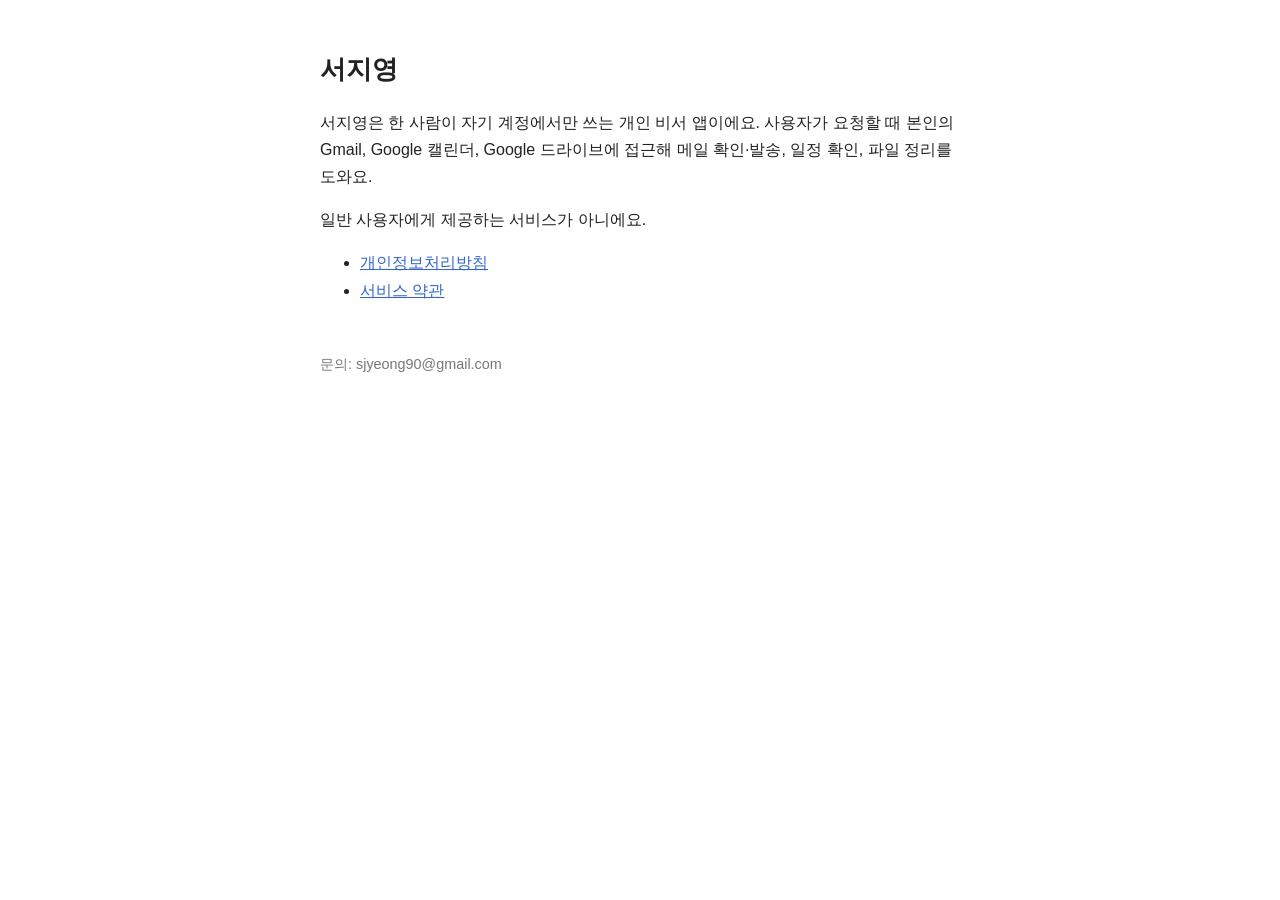
<file: index.html>
<!DOCTYPE html>
<html lang="ko"><head><meta charset="utf-8"><meta name="viewport" content="width=device-width,initial-scale=1">
<title>서지영 · 개인 비서</title><link rel="stylesheet" href="style.css"></head>
<body>
<h1>서지영</h1>
<p>서지영은 한 사람이 자기 계정에서만 쓰는 개인 비서 앱이에요. 사용자가 요청할 때 본인의 Gmail, Google 캘린더, Google 드라이브에 접근해 메일 확인·발송, 일정 확인, 파일 정리를 도와요.</p>
<p>일반 사용자에게 제공하는 서비스가 아니에요.</p>
<ul><li><a href="privacy.html">개인정보처리방침</a></li><li><a href="terms.html">서비스 약관</a></li></ul>
<footer>문의: sjyeong90@gmail.com</footer>
</body></html>
</file>
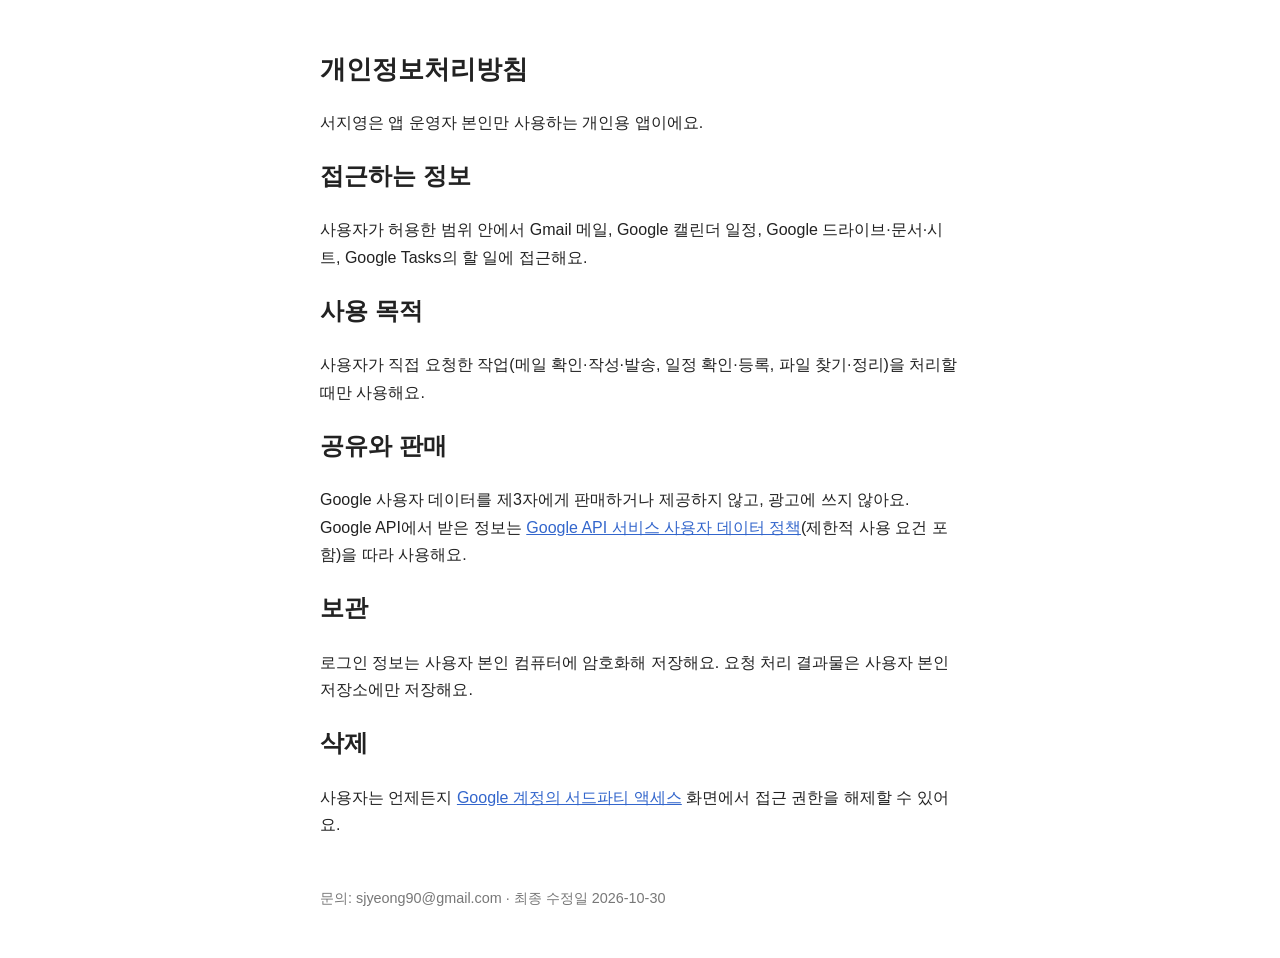
<file: privacy.html>
<!DOCTYPE html>
<html lang="ko"><head><meta charset="utf-8"><meta name="viewport" content="width=device-width,initial-scale=1">
<title>개인정보처리방침 · 서지영</title><link rel="stylesheet" href="style.css"></head>
<body>
<h1>개인정보처리방침</h1>
<p>서지영은 앱 운영자 본인만 사용하는 개인용 앱이에요.</p>
<h2>접근하는 정보</h2>
<p>사용자가 허용한 범위 안에서 Gmail 메일, Google 캘린더 일정, Google 드라이브·문서·시트, Google Tasks의 할 일에 접근해요.</p>
<h2>사용 목적</h2>
<p>사용자가 직접 요청한 작업(메일 확인·작성·발송, 일정 확인·등록, 파일 찾기·정리)을 처리할 때만 사용해요.</p>
<h2>공유와 판매</h2>
<p>Google 사용자 데이터를 제3자에게 판매하거나 제공하지 않고, 광고에 쓰지 않아요. Google API에서 받은 정보는 <a href="https://developers.google.com/terms/api-services-user-data-policy">Google API 서비스 사용자 데이터 정책</a>(제한적 사용 요건 포함)을 따라 사용해요.</p>
<h2>보관</h2>
<p>로그인 정보는 사용자 본인 컴퓨터에 암호화해 저장해요. 요청 처리 결과물은 사용자 본인 저장소에만 저장해요.</p>
<h2>삭제</h2>
<p>사용자는 언제든지 <a href="https://myaccount.google.com/permissions">Google 계정의 서드파티 액세스</a> 화면에서 접근 권한을 해제할 수 있어요.</p>
<footer>문의: sjyeong90@gmail.com · 최종 수정일 2026-10-30</footer>
</body></html>
</file>
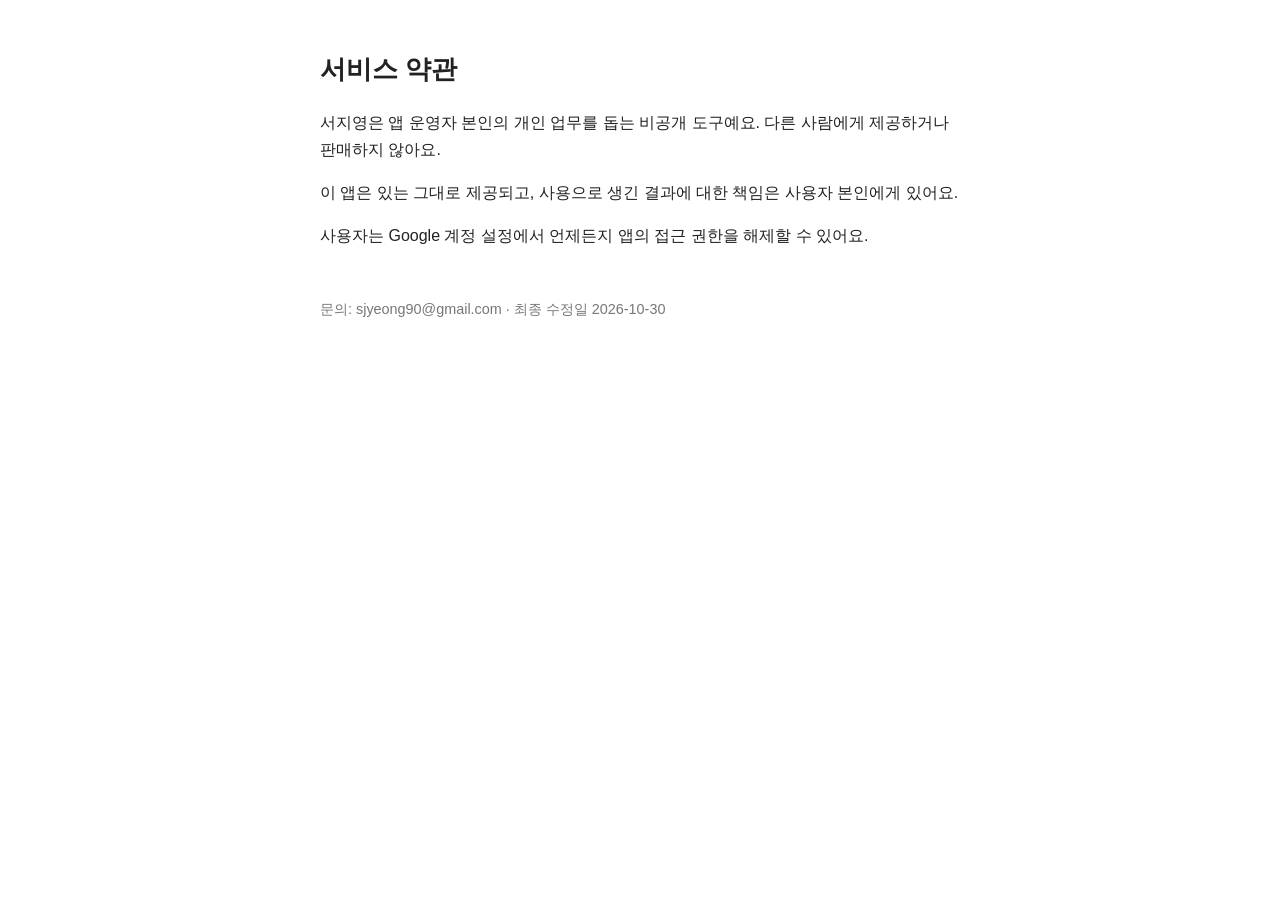
<file: terms.html>
<!DOCTYPE html>
<html lang="ko"><head><meta charset="utf-8"><meta name="viewport" content="width=device-width,initial-scale=1">
<title>서비스 약관 · 서지영</title><link rel="stylesheet" href="style.css"></head>
<body>
<h1>서비스 약관</h1>
<p>서지영은 앱 운영자 본인의 개인 업무를 돕는 비공개 도구예요. 다른 사람에게 제공하거나 판매하지 않아요.</p>
<p>이 앱은 있는 그대로 제공되고, 사용으로 생긴 결과에 대한 책임은 사용자 본인에게 있어요.</p>
<p>사용자는 Google 계정 설정에서 언제든지 앱의 접근 권한을 해제할 수 있어요.</p>
<footer>문의: sjyeong90@gmail.com · 최종 수정일 2026-10-30</footer>
</body></html>
</file>
<file: style.css>
body{font-family:-apple-system,"Apple SD Gothic Neo","Malgun Gothic",sans-serif;max-width:640px;margin:48px auto;padding:0 20px;line-height:1.7;color:#222}
h1{font-size:1.6em}a{color:#3366cc}footer{margin-top:48px;font-size:.9em;color:#777}
</file>
